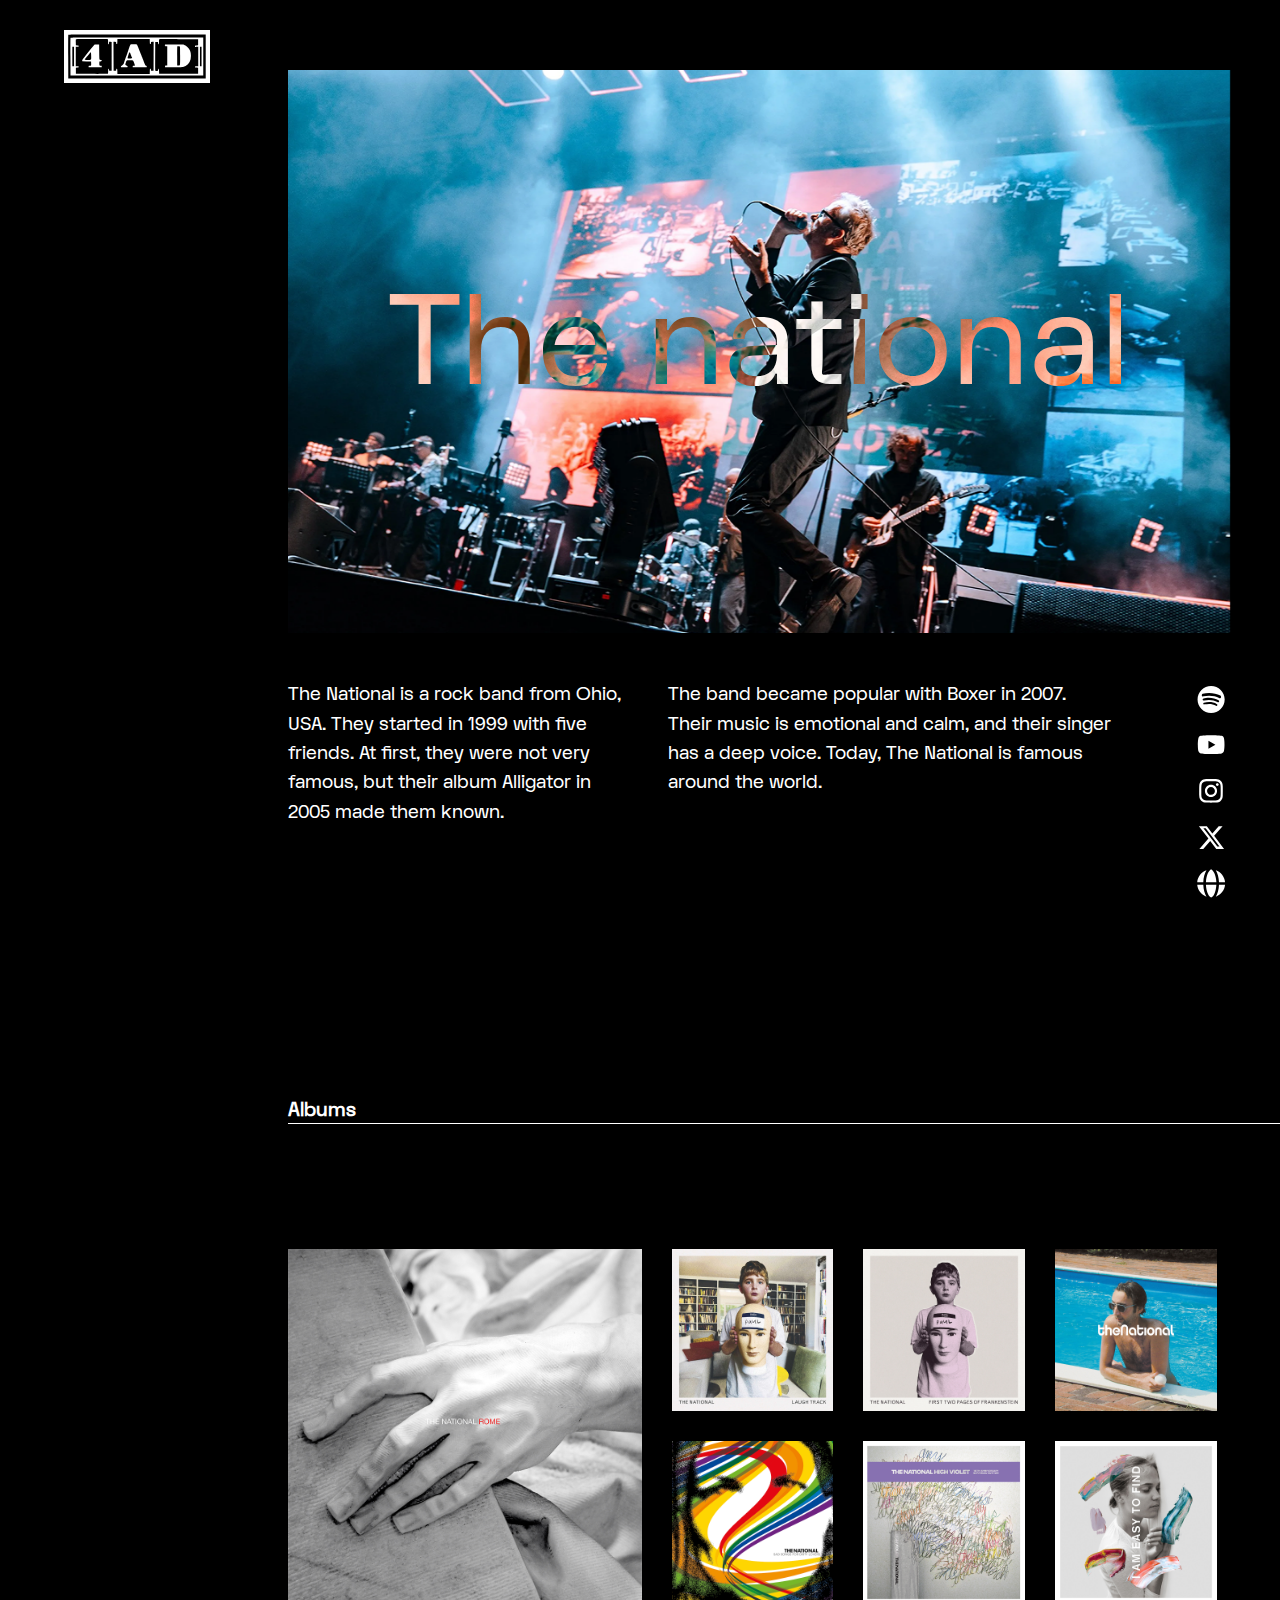
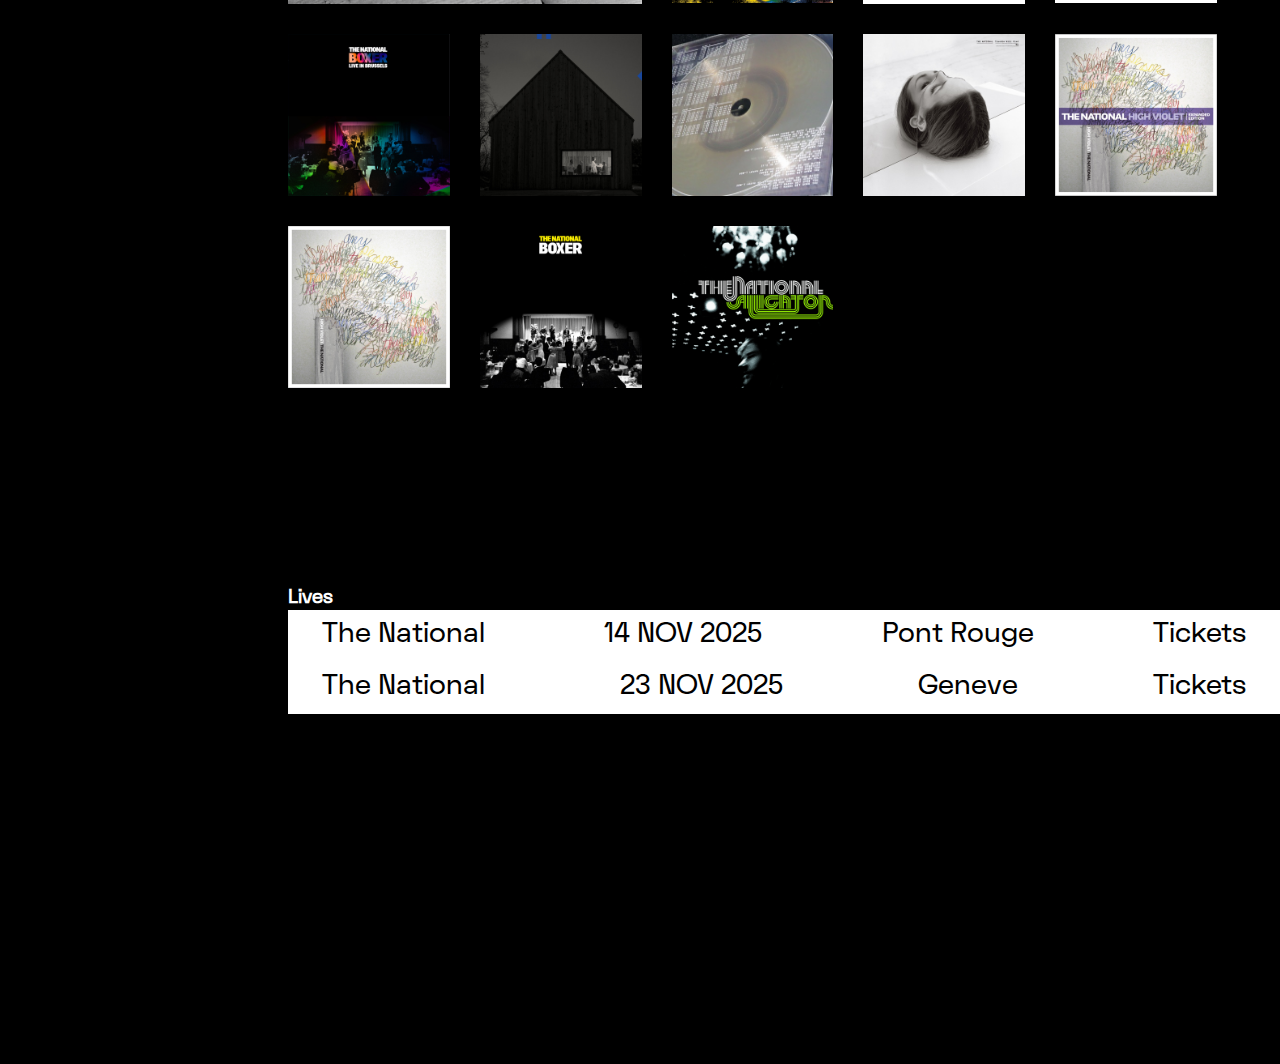
<file: src/the-national/index.html>
<!DOCTYPE html>
<html lang="fr">
  <head>
    <meta charset="utf-8" />
    <title>eikon parcel starter</title>
    <meta name="viewport" content="width=device-width, initial-scale=1.0" />
    <link rel="stylesheet" href="/src/css/main.css" />
  </head>
  <body>
    <h1>4AD</h1>
    <div class="menu">
      <img src="/src/img/logo.svg" alt="logo 4ad" />
      <include src="./components/nav.html" class="nav"></include>
    </div>
    <main>
      <div class="header">
        <img
          src="/src/img/header-thenational.png"
          alt="the national photography"
        />
        <h2 class="header-overlay">The national</h2>
      </div>
      <div class="artist-description">
        <div class="text-artist">
          <p class="small-text-description">
            The National is a rock band from Ohio, USA. They started in 1999
            with five friends. At first, they were not very famous, but their
            album Alligator in 2005 made them known.
          </p>
          <p class="big-text-description">
            The band became popular with Boxer in 2007. Their music is emotional
            and calm, and their singer has a deep voice. Today, The National is
            famous around the world.
          </p>
        </div>
        <div class="link-artist">
          <img src="/src/img/spotifiy-white.svg" alt="spotify logo" />
          <img src="/src/img/youtube-white.svg" alt="youtube logo" />
          <img src="/src/img/instagram-white.svg" alt="instagram logo" />
          <img src="/src/img/x-white.svg" alt="x logo" />
          <img src="/src/img/internet-white.svg" alt="internet logo" />
        </div>
      </div>
      <div class="albums">
        <h3>Albums</h3>
        <img src="/src/img/line.svg" alt="line-decoration" />
        <div class="albums-grid">
          <img
            src="/src/img/albums/albums-rome.jpg"
            alt="album cover"
            class="big-cover"
          />
          <img src="/src/img/albums/albums-laughttrack.jpg" alt="album cover" />
          <img
            src="/src/img/albums/albums-firsttwopagesoffrankenstein.jpg"
            alt="album cover"
          />
          <img src="/src/img/albums/albums-thenational.jpg" alt="album cover" />
          <img
            src="/src/img/albums/albums-sadsongfordirtylovers.jpg"
            alt="album cover"
          />
          <img
            src="/src/img/albums/albums-highviolet10th.jpg"
            alt="album cover"
          />
          <img
            src="/src/img/albums/albums-iameasytofind.jpg"
            alt="album cover"
          />
          <img
            src="/src/img/albums/albums-boxerliveinbrussels.jpg"
            alt="album cover"
          />
          <img
            src="/src/img/albums/albums-sleepwellbeast.jpg"
            alt="album cover"
          />
          <img
            src="/src/img/albums/albums-alotofsorrow.jpg"
            alt="album cover"
          />
          <img
            src="/src/img/albums/albums-troublewillfindme.jpg"
            alt="album cover"
          />
          <img
            src="/src/img/albums/albums-highvioletexpandededition.jpg"
            alt="album cover"
          />
          <img src="/src/img/albums/albums-highviolet.jpg" alt="album cover" />
          <img src="/src/img/albums/albums-boxer.jpg" alt="album cover" />
          <img src="/src/img/albums/albums-alligator.jpg" alt="album cover" />
        </div>
      </div>
      <div class="lives">
        <h3>Lives</h3>
        <div class="first-live">
          <p>The National</p>
          <p>14 NOV 2025</p>
          <p>Pont Rouge</p>
          <a href="#">Tickets</a>
        </div>
        <div class="second-live">
          <p>The National</p>
          <p>23 NOV 2025</p>
          <p>Geneve</p>
          <a href="#">Tickets</a>
        </div>
      </div>
    </main>
    <include src="./components/footer.html"></include>
    <script src="/src/js/main.js" type="module"></script>
  </body>
</html>
</file>
<file: src/css/main.css>
@font-face {
  font-family: "FKDisplayRegular"; /* Nom que vous choisissez pour la police */
  src: url("/src/fonts/FKDisplayTrial-Regular.otf") format("opentype"); /* Chemin vers votre fichier */
  font-weight: normal;
  font-style: normal;
}

@font-face {
  font-family: "FKDisplayRegularAlt"; /* Nom que vous choisissez pour la police */
  src: url("/src/fonts/FKDisplayTrial-RegularAlt.otf") format("opentype"); /* Chemin vers votre fichier */
  font-weight: normal;
  font-style: normal;
}

@font-face {
  font-family: "FKGroteskNeueRegular"; /* Nom que vous choisissez pour la police */
  src: url("/src/fonts/FKGroteskNeueTrial-Regular.otf") format("opentype"); /* Chemin vers votre fichier */
  font-weight: normal;
  font-style: normal;
}

@font-face {
  font-family: "FKGroteskNeueBlackItalic"; /* Nom que vous choisissez pour la police */
  src: url("/src/fonts/FKGroteskNeueTrial-BlackItalic.otf") format("opentype"); /* Chemin vers votre fichier */
  font-weight: normal;
  font-style: normal;
}

@font-face {
  font-family: "FKGroteskNeueBlack"; /* Nom que vous choisissez pour la police */
  src: url("/src/fonts/FKGroteskNeueTrial-Black.otf") format("opentype"); /* Chemin vers votre fichier */
  font-weight: normal;
  font-style: normal;
}

@font-face {
  font-family: "FKGroteskNeueLightItalic"; /* Nom que vous choisissez pour la police */
  src: url("/src/fonts/FKGroteskNeueTrial-LightItalic.otf") format("opentype"); /* Chemin vers votre fichier */
  font-weight: normal;
  font-style: normal;
}

* {
  box-sizing: border-box;
  margin: 0;
  padding: 0;
}

a {
  color: inherit;
  text-decoration: none;
}

ul {
  list-style: none;
}

img,
video {
  display: block;
}

body {
  background-color: black;
  color: white;
  font-family: "FKDisplayRegularAlt", sans-serif;
}

main {
  margin-left: 288px;
}

h1 {
  display: none;
}

.menu {
  display: flex;
  flex-direction: column;
  gap: 241px;
  position: fixed;
  top: 30px;
  left: 64px;
  /* padding-top sera réglé dynamiquement par JS pour respecter la place du logo */
}

.menu img {
  background-color: black;
}

/* Garder le logo fixe séparément pour qu'il ne bouge jamais */
.menu > img {
  position: fixed;
  top: 30px;
  left: 64px;
  z-index: 30;
  width: auto;
}

/* Animer uniquement la nav — ne pas la positionner en fixed pour conserver sa place d'origine */
.menu nav {
  transition: transform 0ms cubic-bezier(0.22, 0.9, 0.37, 1);
  will-change: transform;
  /* retirer position:fixed/top/left/padding-left pour garder la place initiale */
  position: relative;
  z-index: 20;
  /* si besoin : ajuster un décalage à droite pour laisser l’espace du logo */
  /* margin-left: 80px; */
}

.menu-categories {
  display: flex;
  flex-direction: row;
  gap: 14px;
  justify-content: end;
  font-family: "FKDisplayRegularAlt", sans-serif;
  font-size: 36px;
}

.menu-categories img {
  margin-top: 10px;
}

.header img {
  margin-top: 0;
  width: 100%;
  height: auto;
  display: block;
}

.header {
  position: relative;
  width: 95%;
  margin-top: 70px;
}

.header-overlay {
  position: absolute;
  top: 50%;
  left: 50%;
  transform: translate(-50%, -50%);
  display: flex;
  flex-direction: column;
  align-items: center;
  justify-content: center;
  gap: 8px; /* ajuster espacement */
  z-index: 5;
  width: 100%;
  pointer-events: none; /* laisse le flux à l'image ; éléments internes cliquables ci‑dessous */
  mix-blend-mode: difference;
}

.header-overlay > * {
  pointer-events: auto;
  text-align: center;
}

.header-overlay h3 {
  font-size: 125px;
  font-weight: 400;
}

.header-overlay .focus {
  font-size: 36px;
  font-style: italic;
  font-family: "FKGroteskNeueBlackItalic", sans-serif;
  font-weight: 100;
}

.header-overlay .more {
  font-size: 24px;
  font-style: italic;
  font-family: "FKGroteskNeueLightItalic", sans-serif;
  font-weight: 300;
  text-decoration: underline;
}

.footer {
  background-color: white;
  color: black;
}

.discover-more {
  display: flex;
  gap: 15px;
  margin-top: 30px;
  width: 100%;
}

.discover-more a {
  font-size: 16px;
}

.discover-more img {
  width: 22px;
  margin-top: -38px;
}

.nav-carousel {
  display: flex;
  font-size: 52px;
  gap: 41px;
  margin-right: 53.62px;
  margin-top: 26.4px;
}

.under-image {
  display: flex;
  justify-content: space-between;
}

.news {
  margin-top: 190px;
}

h2 {
  color: var(--White-100, #fff);
  font-family: "FKDisplayRegularAlt", sans-serif;
  font-size: var(--size-125, 125px);
  font-style: normal;
  font-weight: 300;
  line-height: normal;
  margin-bottom: 14px;
}

.line-decoration {
  margin-bottom: 125px;
}

.news-grid {
  display: grid;
  grid-template-columns: 1fr 1fr 1fr 1fr 1fr 1fr 1fr 1fr 1fr 1fr;
  gap: 30px;
  margin-bottom: 200px;
  margin-right: 54px;
}

.news-thin {
  grid-column: span 3;
  width: 100%;
}

.news-large {
  grid-column: span 4;
  width: 100%;
}

.news-thin img {
  grid-column: span 3;
  width: 100%;
}

.news-large img {
  grid-column: span 4;
  width: 100%;
}

h5 {
  font-family: "FKGroteskNeueBlack", sans-serif;
  font-size: 14px;
  text-transform: uppercase;
  margin-top: 15px;
}

.news-text {
  font-family: "FKDisplayRehularAlt", sans-serif;
  color: rgba(255, 255, 255, 0.5);
  margin-top: 15px;
}

.video {
  width: 100%;
  height: auto;
}

.discover-live {
  font-family: "FKDisplayRegularAlt", sans-serif;
  font-size: 64px;
  font-weight: 500;
  position: absolute;
  margin-right: 20px;
  margin-bottom: 20px;
}

.live-promotion {
  overflow: hidden;
  display: flex;
  align-items: end;
  justify-content: end;
  margin-bottom: 176px;
}

.products {
  display: grid;
  grid-template-columns: 1fr 1fr 1fr 1fr 1fr 1fr 1fr 1fr 1fr 1fr;
  grid-template-rows: 1fr 1fr;
  align-items: center;
  margin-right: 54px;
  margin-bottom: 22px;
}

.product-thin {
  grid-column: span 2;
  width: 100%;
}

.product-large {
  grid-column: span 4;
  grid-row: span 2;
  width: 100%;
}

.products-link {
  display: flex;
  gap: 30px;
  margin-bottom: 350px;
}

.products-link img {
  width: 30px;
}

.newsletter {
  display: flex;
  align-items: center;
  gap: 40px;
  height: 129px;
  padding-left: 61px;
}

.newsletter svg {
  fill: black;
  width: 65px;
}

.newsletter p {
  font-family: "FKDisplayRegularAlt", sans-serif;
  font-size: 48px;
}

footer {
  width: 100vw;
}

.footer-description {
  display: flex;
  justify-content: space-between;
  padding: 45px 64px 40px 64px;
}

h4 {
  color: #000;
  font-family: "FKGroteskNeueRegular", sans-serif;
  font-size: 14px;
  font-style: normal;
  font-weight: 500;
  margin-bottom: 40px;
}

.footer-text {
  display: flex;
  gap: 220px;
}

.footer-first {
  display: flex;
  flex-direction: column;
  gap: 50px;
}

.contact {
  display: flex;
  flex-direction: column;
  gap: 10px;
}

.contact-links {
  display: flex;
  flex-direction: column;
  gap: 7px;
  margin-top: 20px;
}

.links-footer {
  text-decoration: underline;
}

.info {
  display: flex;
  flex-direction: column;
  gap: 18px;
}

.logo-links {
  display: flex;
  align-self: flex-end;
  gap: 15px;
}

.logos {
  width: 25px;
}

.artist-description {
  display: flex;
  flex-direction: row;
  gap: 80px;
  width: 95%;
  margin-top: 48px;
  margin-bottom: 200px;
  align-items: space-between;
}

.artist-description p {
  color: var(--White-100, #fff);
  font-family: "FKDisplayRegularAlt", sans-serif;
  font-size: var(--size-18, 18px);
  font-style: normal;
  font-weight: 400;
  line-height: 163.6%; /* 29.448px */
}

.link-artist {
  display: flex;
  flex-direction: column;
  gap: 10px;
}

.text-artist {
  display: flex;
  flex-direction: row;
  gap: 30px;
}

.small-text-description {
  width: 44%;
}

.big-text-description {
  width: 56%;
}

.albums-grid {
  display: grid;
  grid-template-columns: 1fr 1fr 1fr 1fr 1fr 1fr 1fr 1fr 1fr 1fr;
  gap: 30px;
  margin-top: 125px;
  margin-right: 63px;
  margin-bottom: 200px;
}

.albums-grid img {
  grid-column: span 2;
  width: 100%;
}

.albums-grid .big-cover {
  grid-column-start: 1;
  grid-column-end: 5;
  grid-row: span 2;
  width: 100%;
  height: 100%;
}

.events {
  margin-top: 125px;
  display: flex;
  flex-direction: column;
}

.first-live,
.second-live {
  display: flex;
  justify-content: space-between;
  background-color: #fff;
  color: black;
  padding: 10px 34px;
  color: var(--Black-100, #000);
  font-family: "FKDisplayRegularAlt", sans-serif;
  font-size: var(--size-27, 27px);
  font-style: normal;
  font-weight: 400;
  line-height: normal;
  width: 100%;
  margin-right: 10%;
}

.dates a {
  border-left: #000 1px solid;
  padding: 10px 34px;
}

.dates {
  display: flex;
  flex-direction: row;
  justify-content: space-between;
  background-color: #fff;
  color: black;
  align-items: center;
  border: #000 0.5px solid;
  margin-right: 64px;
  color: var(--Black-100, #000);
  font-family: "FKDisplayRegularAlt", sans-serif;
  font-size: var(--size-27, 27px);
  font-style: normal;
  font-weight: 400;
  line-height: normal;
}

.lives {
  margin-bottom: 350px;
}
</file>
